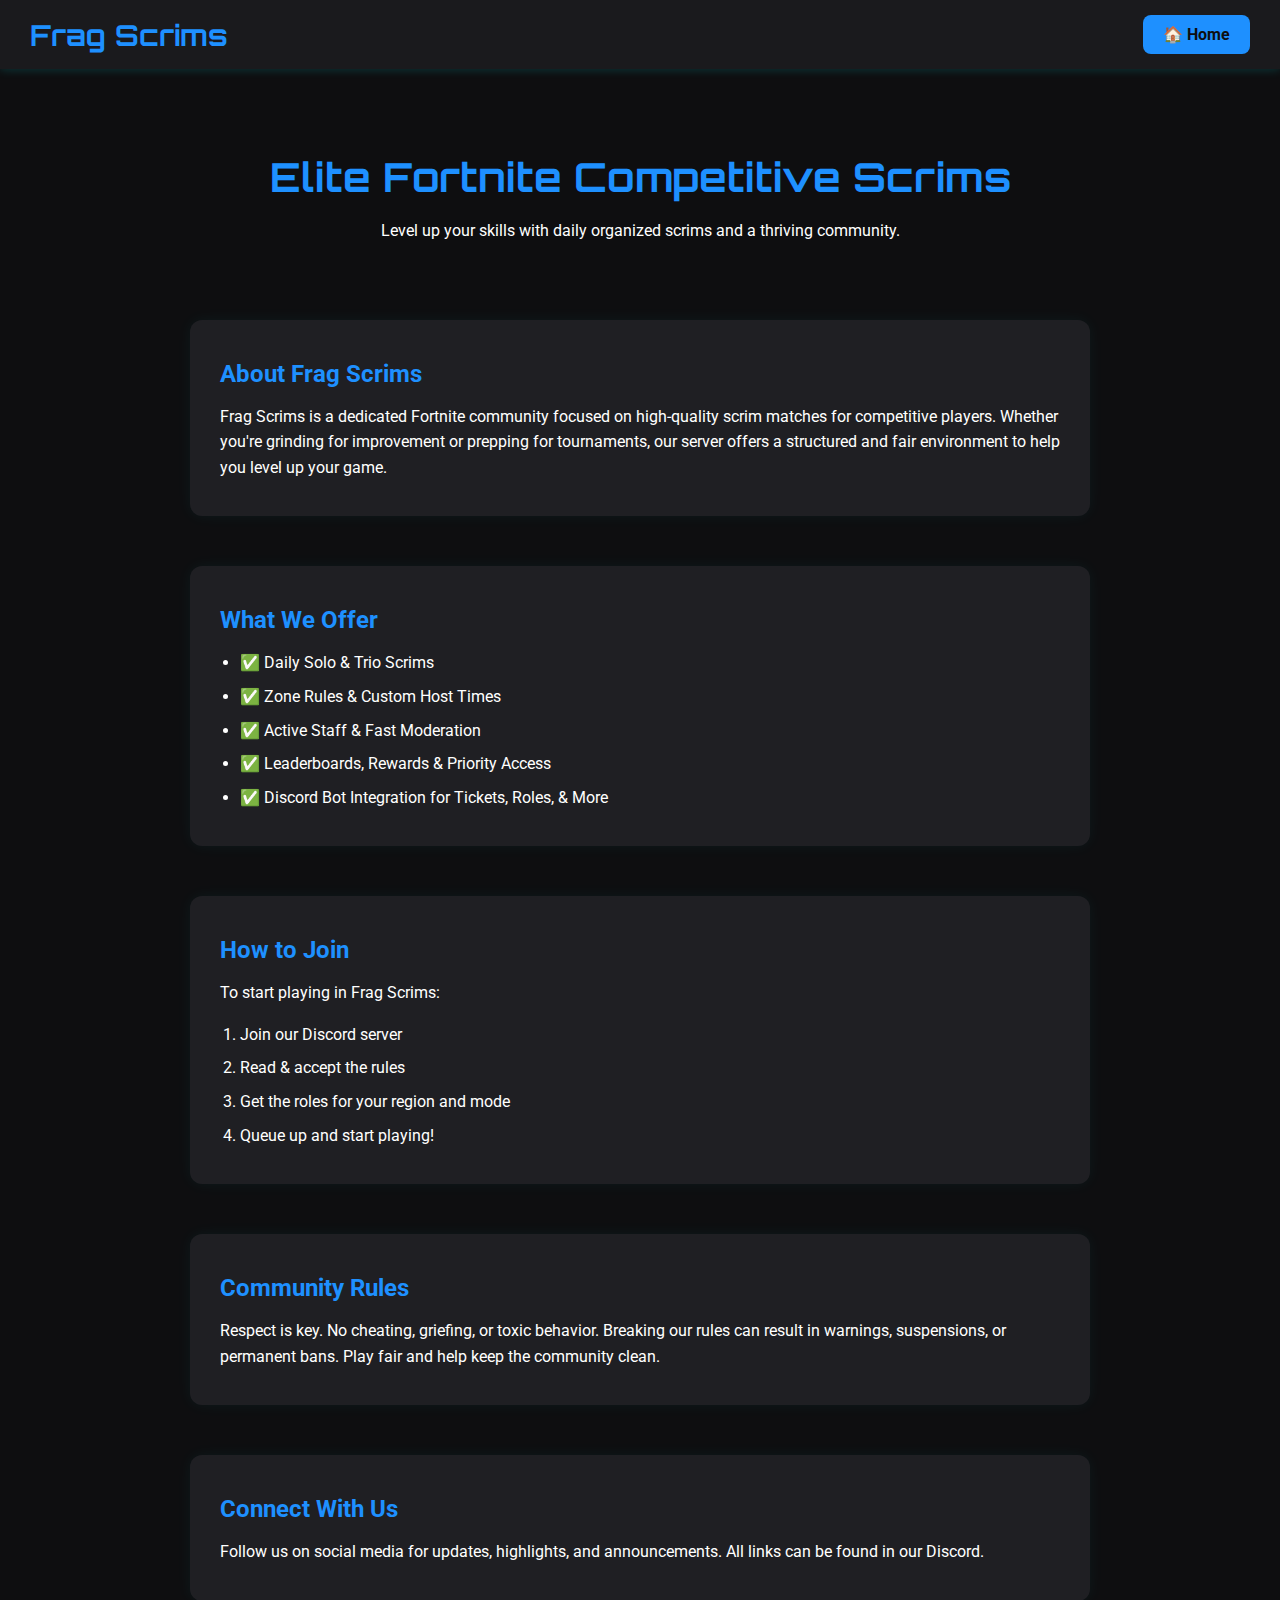
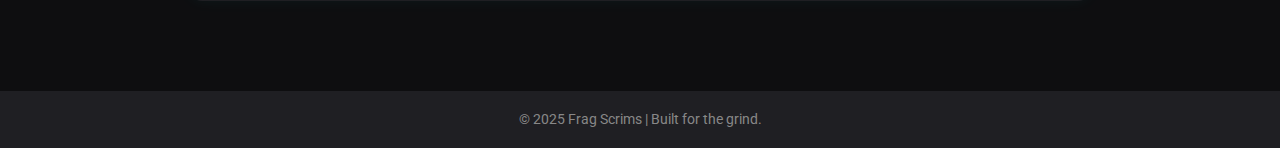
<file: about.html>
<!DOCTYPE html>
<html lang="en">
<head>
  <meta charset="UTF-8" />
  <meta name="viewport" content="width=device-width, initial-scale=1.0"/>
  <title>About | Frag Scrims</title>
  <link href="https://fonts.googleapis.com/css2?family=Orbitron:wght@600&family=Roboto&display=swap" rel="stylesheet">
  <style>
    body {
      margin: 0;
      font-family: 'Roboto', sans-serif;
      background-color: #0e0e10;
      color: #ffffff;
    }

    /* Navbar */
    nav {
      display: flex;
      justify-content: space-between;
      align-items: center;
      background-color: #1a1a1d;
      padding: 15px 30px;
      box-shadow: 0 0 10px rgba(0, 255, 255, 0.2);
    }

    nav h1 {
      font-family: 'Orbitron', sans-serif;
      color: #1E90FF;
      margin: 0;
      font-size: 1.8rem;
    }

    nav a {
      text-decoration: none;
      background-color: #1E90FF;
      color: #0e0e10;
      padding: 10px 20px;
      border-radius: 8px;
      font-weight: bold;
      transition: background-color 0.3s ease;
    }

    nav a:hover {
      background-color: #1E90FF;
    }

    header {
      text-align: center;
      padding: 50px 20px 20px;
    }

    header h2 {
      font-family: 'Orbitron', sans-serif;
      font-size: 2.5rem;
      color: #1E90FF;
      margin-bottom: 10px;
    }

    main {
      padding: 40px 20px;
      max-width: 900px;
      margin: auto;
    }

    section {
      margin-bottom: 50px;
      background-color: #1f1f23;
      padding: 20px 30px;
      border-radius: 12px;
      box-shadow: 0 0 15px rgba(0, 255, 255, 0.05);
    }

    h2 {
      color: #1E90FF;
      margin-bottom: 12px;
      font-size: 1.5rem;
    }

    p, ul, ol {
      line-height: 1.6;
      font-size: 1rem;
    }

    ul, ol {
      padding-left: 20px;
    }

    li {
      margin-bottom: 8px;
    }

    footer {
      text-align: center;
      padding: 20px;
      background-color: #1f1f23;
      color: #888;
      font-size: 0.9rem;
    }

    @media (max-width: 600px) {
      nav {
        flex-direction: column;
        align-items: flex-start;
        gap: 10px;
      }
    }
  </style>
</head>
<body>
  <nav>
    <h1>Frag Scrims</h1>
    <a href="index.html">🏠 Home</a>
  </nav>

  <header>
    <h2>Elite Fortnite Competitive Scrims</h2>
    <p>Level up your skills with daily organized scrims and a thriving community.</p>
  </header>

  <main>
    <section>
      <h2>About Frag Scrims</h2>
      <p>
        Frag Scrims is a dedicated Fortnite community focused on high-quality scrim matches for competitive players.
        Whether you're grinding for improvement or prepping for tournaments, our server offers a structured and fair environment
        to help you level up your game.
      </p>
    </section>

    <section>
      <h2>What We Offer</h2>
      <ul>
        <li>✅ Daily Solo & Trio Scrims</li>
        <li>✅ Zone Rules & Custom Host Times</li>
        <li>✅ Active Staff & Fast Moderation</li>
        <li>✅ Leaderboards, Rewards & Priority Access</li>
        <li>✅ Discord Bot Integration for Tickets, Roles, & More</li>
      </ul>
    </section>

    <section>
      <h2>How to Join</h2>
      <p>To start playing in Frag Scrims:</p>
      <ol>
        <li>Join our Discord server</li>
        <li>Read & accept the rules</li>
        <li>Get the roles for your region and mode</li>
        <li>Queue up and start playing!</li>
      </ol>
    </section>

    <section>
      <h2>Community Rules</h2>
      <p>
        Respect is key. No cheating, griefing, or toxic behavior. Breaking our rules can result in warnings, suspensions,
        or permanent bans. Play fair and help keep the community clean.
      </p>
    </section>

    <section>
      <h2>Connect With Us</h2>
      <p>
        Follow us on social media for updates, highlights, and announcements. All links can be found in our Discord.
      </p>
    </section>
  </main>

  <footer>
    &copy; 2025 Frag Scrims | Built for the grind.
  </footer>
</body>
</html>
</file>
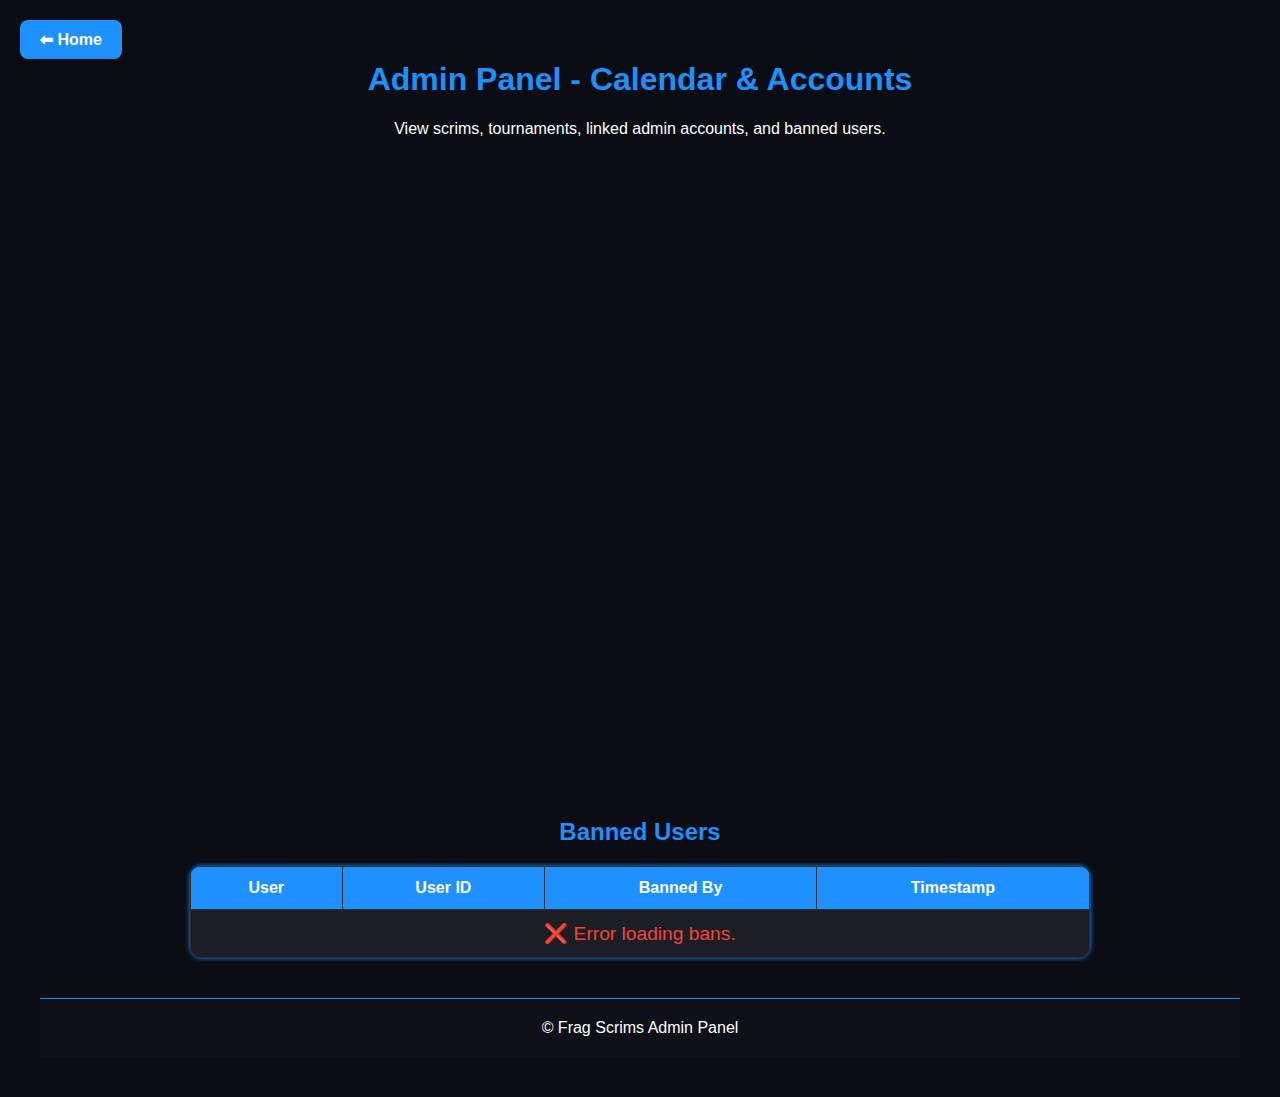
<file: admin.html>
<!DOCTYPE html>
<html lang="en">
<head>
  <meta charset="UTF-8" />
  <meta name="viewport" content="width=device-width, initial-scale=1.0"/>
  <title>Admin Panel - Frag Scrims</title>
  <style>
    body {
      background-color: #0b0d14;
      color: white;
      font-family: 'Segoe UI', sans-serif;
      margin: 0;
      padding: 40px;
      text-align: center;
    }

    h1, h2 {
      color: #1E90FF;
    }

    iframe {
      border: none;
      width: 100%;
      max-width: 900px;
      height: 600px;
      border-radius: 10px;
      margin-top: 20px;
    }

    .home-btn {
      position: absolute;
      top: 20px;
      left: 20px;
      background-color: #1E90FF;
      color: white;
      padding: 10px 20px;
      text-decoration: none;
      font-weight: bold;
      border-radius: 8px;
      transition: background-color 0.3s ease;
    }

    .home-btn:hover {
      background-color: #5865F2;
    }

    .section {
      margin-top: 40px;
      margin-bottom: 40px;
    }

    .account-box {
      background-color: #1c1e26;
      padding: 20px;
      border-radius: 12px;
      margin: 20px auto;
      max-width: 500px;
      box-shadow: 0 0 5px #1E90FF;
      text-align: left;
      transition: transform 0.2s ease-in-out;
    }

    .account-box:hover {
      transform: translateY(-5px);
      box-shadow: 0 0 15px #1E90FF;
    }

    /* Ban table */
    table {
      width: 100%;
      max-width: 900px;
      margin: 0 auto;
      border-collapse: collapse;
      background-color: #1c1e26;
      border-radius: 12px;
      overflow: hidden;
      box-shadow: 0 0 5px #1E90FF;
    }

    th, td {
      padding: 12px;
      border: 1px solid #2c2f36;
      color: #ffffff;
    }

    th {
      background-color: #1E90FF;
    }

    tr:nth-child(even) {
      background-color: #11131a;
    }

    .no-data {
      font-size: 1.2em;
      color: #f44336;
    }

    .footer {
      text-align: center;
      padding: 20px;
      background-color: #0e1117;
      border-top: 1px solid #1E90FF;
      margin-top: 40px;
    }
  </style>
</head>
<body>

  <a href="index.html" class="home-btn">⬅ Home</a>

  <h1>Admin Panel - Calendar & Accounts</h1>
  <p>View scrims, tournaments, linked admin accounts, and banned users.</p>

  <iframe src="https://calendar.google.com/calendar/embed?src=fragnascrims%40gmail.com&ctz=America%2FDenver" frameborder="0" scrolling="no"></iframe>


  <!-- Banned Users Section -->
  <div id="ban-section" class="section">
    <h2>Banned Users</h2>
    <table id="banTable">
      <thead>
        <tr>
          <th>User</th>
          <th>User ID</th>
          <th>Banned By</th>
          <th>Timestamp</th>
        </tr>
      </thead>
      <tbody></tbody>
    </table>
  </div>

  <script>

    // Fetch ban data
    function fetchBanData() {
      fetch('http://localhost:3000/bans')
        .then(res => res.json())
        .then(bans => {
          const tbody = document.querySelector('#banTable tbody');
          tbody.innerHTML = '';
          if (!bans || !Array.isArray(bans)) {
            tbody.innerHTML = "<tr><td colspan='4' class='no-data'>No bans found.</td></tr>";
            return;
          }

          bans.reverse().forEach(ban => {
            const row = document.createElement('tr');
            row.innerHTML = `
              <td>${ban.username}</td>
              <td>${ban.userId}</td>
              <td>${ban.bannedBy}</td>
              <td>${new Date(ban.timestamp).toLocaleString()}</td>
            `;
            tbody.appendChild(row);
          });
        })
        .catch(err => {
          console.error("Failed to load ban info:", err);
          const tbody = document.querySelector('#banTable tbody');
          tbody.innerHTML = "<tr><td colspan='4' class='no-data'>❌ Error loading bans.</td></tr>";
        });
    }

    fetchBanData();
    setInterval(fetchBanData, 30000);
  </script>

  <div class="footer">
    &copy; Frag Scrims Admin Panel
  </div>
</body>
</html>
</file>
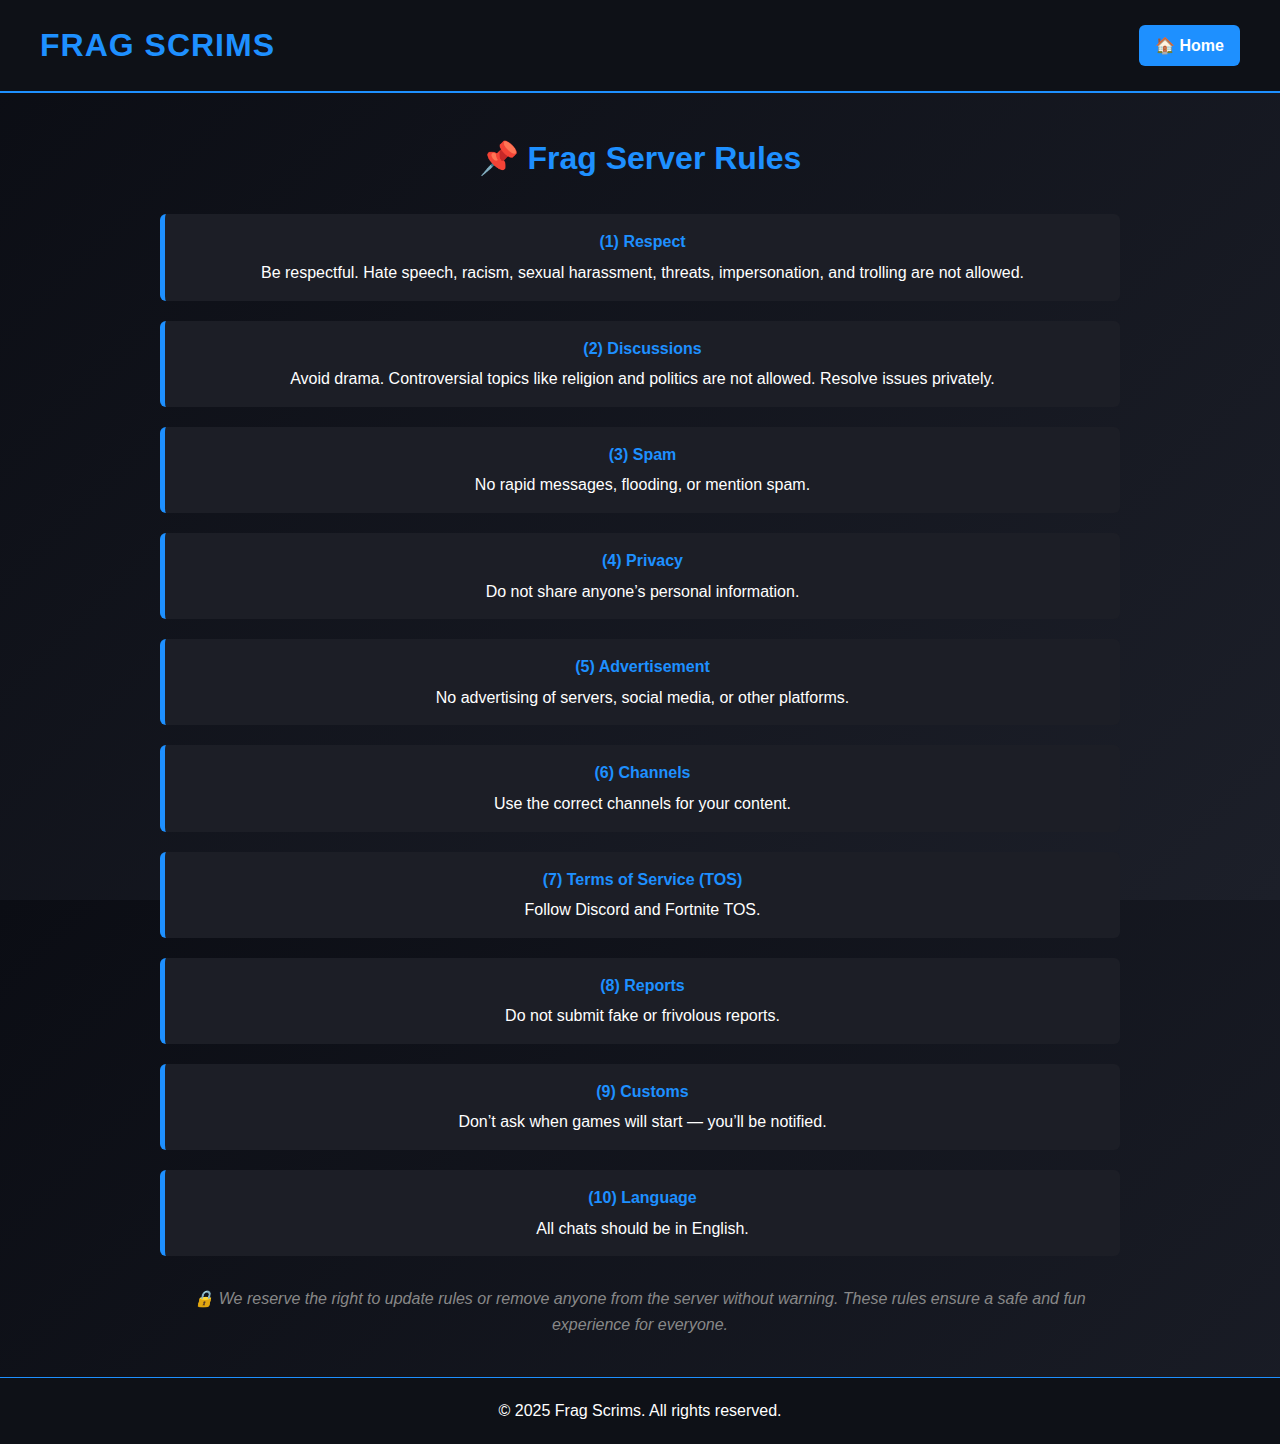
<file: rules.html>
<!DOCTYPE html>
<html lang="en">
<head>
  <meta charset="UTF-8" />
  <meta name="viewport" content="width=device-width, initial-scale=1.0" />
  <title>Frag Scrims | Server Rules</title>
  <link rel="stylesheet" href="style.css" />
  <style>
    body {
      margin: 0;
      font-family: 'Segoe UI', sans-serif;
      background-color: #0b0d14;
      color: white;
    }

    header {
      background-color: #0e1117;
      padding: 20px 40px;
      border-bottom: 2px solid #1E90FF;
      display: flex;
      justify-content: space-between;
      align-items: center;
    }

    .logo-text {
      color: #1E90FF;
      font-size: 2rem;
      font-weight: bold;
    }

    .home-btn {
      background-color: #1E90FF;
      color: white;
      padding: 8px 16px;
      text-decoration: none;
      border-radius: 6px;
      font-weight: bold;
      transition: background-color 0.3s ease;
    }

    .home-btn:hover {
      background-color: #1E90FF;
      color: #0b0d14;
    }

    .container {
      max-width: 1000px;
      margin: 40px auto;
      padding: 0 20px;
    }

    h1 {
      text-align: center;
      color: #1E90FF;
      margin-bottom: 30px;
    }

    .rules-list {
      list-style: none;
      padding: 0;
    }

    .rules-list li {
      margin-bottom: 20px;
      background-color: #1c1e26;
      border-left: 5px solid #1E90FF;
      padding: 15px 20px;
      border-radius: 6px;
    }

    .rules-list li strong {
      color: #1E90FF;
      display: block;
      margin-bottom: 5px;
    }

    .footer {
      text-align: center;
      padding: 20px;
      background-color: #0e1117;
      border-top: 1px solid #1E90FF;
      margin-top: 40px;
    }
  </style>
</head>
<body>
  <header>
    <div class="logo-text">FRAG SCRIMS</div>
    <a href="index.html" class="home-btn">🏠 Home</a>
  </header>

  <div class="container">
    <h1>📌 Frag Server Rules</h1>
    <ul class="rules-list">
      <li><strong>(1) Respect</strong>Be respectful. Hate speech, racism, sexual harassment, threats, impersonation, and trolling are not allowed.</li>
      <li><strong>(2) Discussions</strong>Avoid drama. Controversial topics like religion and politics are not allowed. Resolve issues privately.</li>
      <li><strong>(3) Spam</strong>No rapid messages, flooding, or mention spam.</li>
      <li><strong>(4) Privacy</strong>Do not share anyone’s personal information.</li>
      <li><strong>(5) Advertisement</strong>No advertising of servers, social media, or other platforms.</li>
      <li><strong>(6) Channels</strong>Use the correct channels for your content.</li>
      <li><strong>(7) Terms of Service (TOS)</strong>Follow Discord and Fortnite TOS.</li>
      <li><strong>(8) Reports</strong>Do not submit fake or frivolous reports.</li>
      <li><strong>(9) Customs</strong>Don’t ask when games will start — you’ll be notified.</li>
      <li><strong>(10) Language</strong>All chats should be in English.</li>
    </ul>
    <p style="margin-top: 30px; font-style: italic; color: #888;">🔒 We reserve the right to update rules or remove anyone from the server without warning. These rules ensure a safe and fun experience for everyone.</p>
  </div>

  <div class="footer">
    &copy; 2025 Frag Scrims. All rights reserved.
  </div>
</body>
</html>
</file>
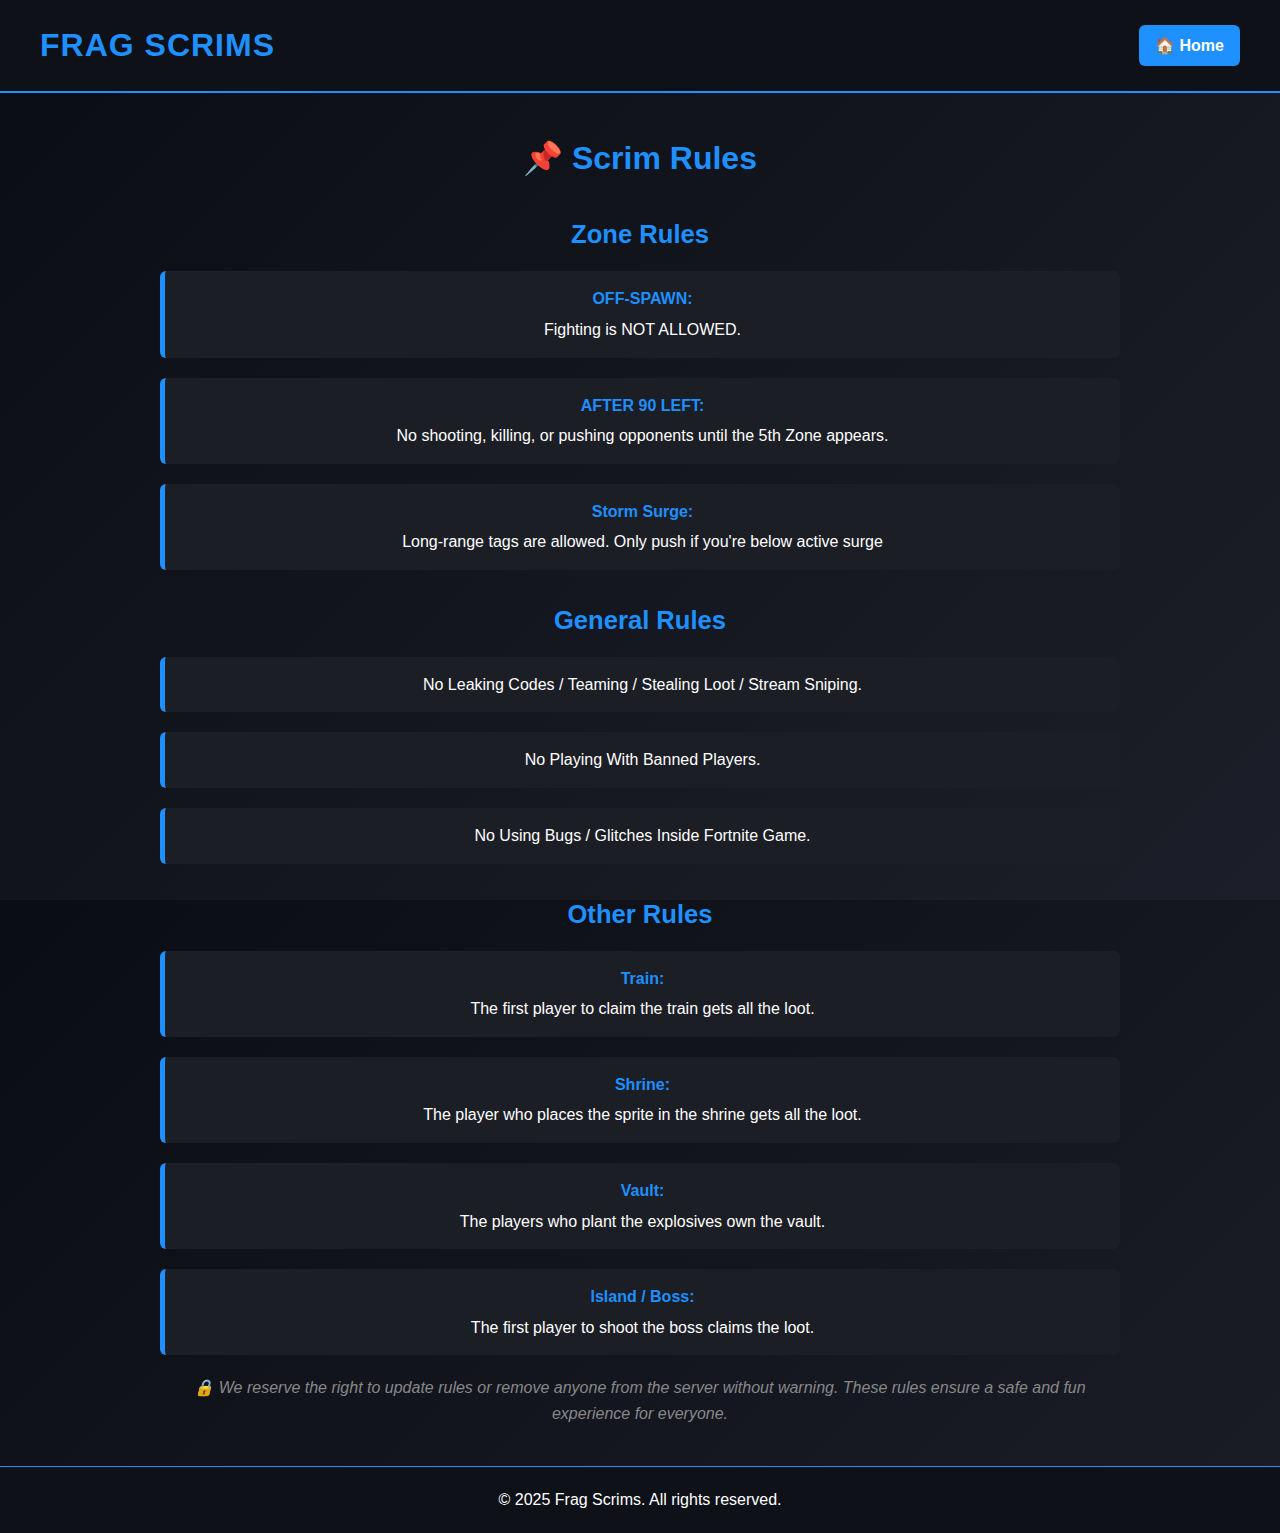
<file: scrimrules.html>
<!DOCTYPE html>
<html lang="en">
<head>
  <meta charset="UTF-8" />
  <meta name="viewport" content="width=device-width, initial-scale=1.0" />
  <title>Frag Scrims | Scrim Rules</title>
  <link rel="stylesheet" href="style.css" />
  <style>
    body {
      margin: 0;
      font-family: 'Segoe UI', sans-serif;
      background-color: #0b0d14;
      color: white;
    }

    header {
      background-color: #0e1117;
      padding: 20px 40px;
      border-bottom: 2px solid #1E90FF;
      display: flex;
      justify-content: space-between;
      align-items: center;
    }

    .logo-text {
      color: #1E90FF;
      font-size: 2rem;
      font-weight: bold;
    }

    .home-btn {
      background-color: #1E90FF;
      color: white;
      padding: 8px 16px;
      text-decoration: none;
      border-radius: 6px;
      font-weight: bold;
      transition: background-color 0.3s ease;
    }

    .home-btn:hover {
      background-color: #0b0d14;
      color: #1E90FF;
    }

    .container {
      max-width: 1000px;
      margin: 40px auto;
      padding: 0 20px;
    }

    h1 {
      text-align: center;
      color: #1E90FF;
      margin-bottom: 30px;
    }

    h2 {
      color: #1E90FF;
      margin-top: 30px;
      font-size: 1.6rem;
    }

    .rules-list {
      list-style: none;
      padding: 0;
    }

    .rules-list li {
      margin-bottom: 20px;
      background-color: #1c1e26;
      border-left: 5px solid #1E90FF;
      padding: 15px 20px;
      border-radius: 6px;
    }

    .rules-list li strong {
      color: #1E90FF;
      display: block;
      margin-bottom: 5px;
    }

    .footer {
      text-align: center;
      padding: 20px;
      background-color: #0e1117;
      border-top: 1px solid #1E90FF;
      margin-top: 40px;
    }

    .italic-text {
      font-style: italic;
      color: #888;
    }
  </style>
</head>
<body>
  <header>
    <div class="logo-text">FRAG SCRIMS</div>
    <a href="index.html" class="home-btn">🏠 Home</a>
  </header>

  <div class="container">
    <h1>📌 Scrim Rules</h1>
    
    <h2>Zone Rules</h2>
    <ul class="rules-list">
      <li><strong>OFF-SPAWN:</strong> Fighting is NOT ALLOWED</strong>.</li>
      <li><strong>AFTER 90 LEFT:</strong> No shooting, killing, or pushing opponents until the 5th Zone appears.</li>
      <li><strong>Storm Surge:</strong> Long-range tags are allowed. Only push if you're below active surge</li>
    </ul>

    <h2>General Rules</h2>
    <ul class="rules-list">
      <li>No Leaking Codes / Teaming / Stealing Loot / Stream Sniping.</li>
      <li>No Playing With Banned Players.</li>
      <li>No Using Bugs / Glitches Inside Fortnite Game.</li>
    </ul>

    <h2>Other Rules</h2>
    <ul class="rules-list">
      <li><strong>Train:</strong> The first player to claim the train gets all the loot.</li>
      <li><strong>Shrine:</strong> The player who places the sprite in the shrine gets all the loot.</li>
      <li><strong>Vault:</strong> The players who plant the explosives own the vault.</li>
      <li><strong>Island / Boss:</strong> The first player to shoot the boss claims the loot.</li>
    </ul>

    <p class="italic-text">🔒 We reserve the right to update rules or remove anyone from the server without warning. These rules ensure a safe and fun experience for everyone.</p>
  </div>

  <div class="footer">
    &copy; 2025 Frag Scrims. All rights reserved.
  </div>
</body>
</html>
</file>
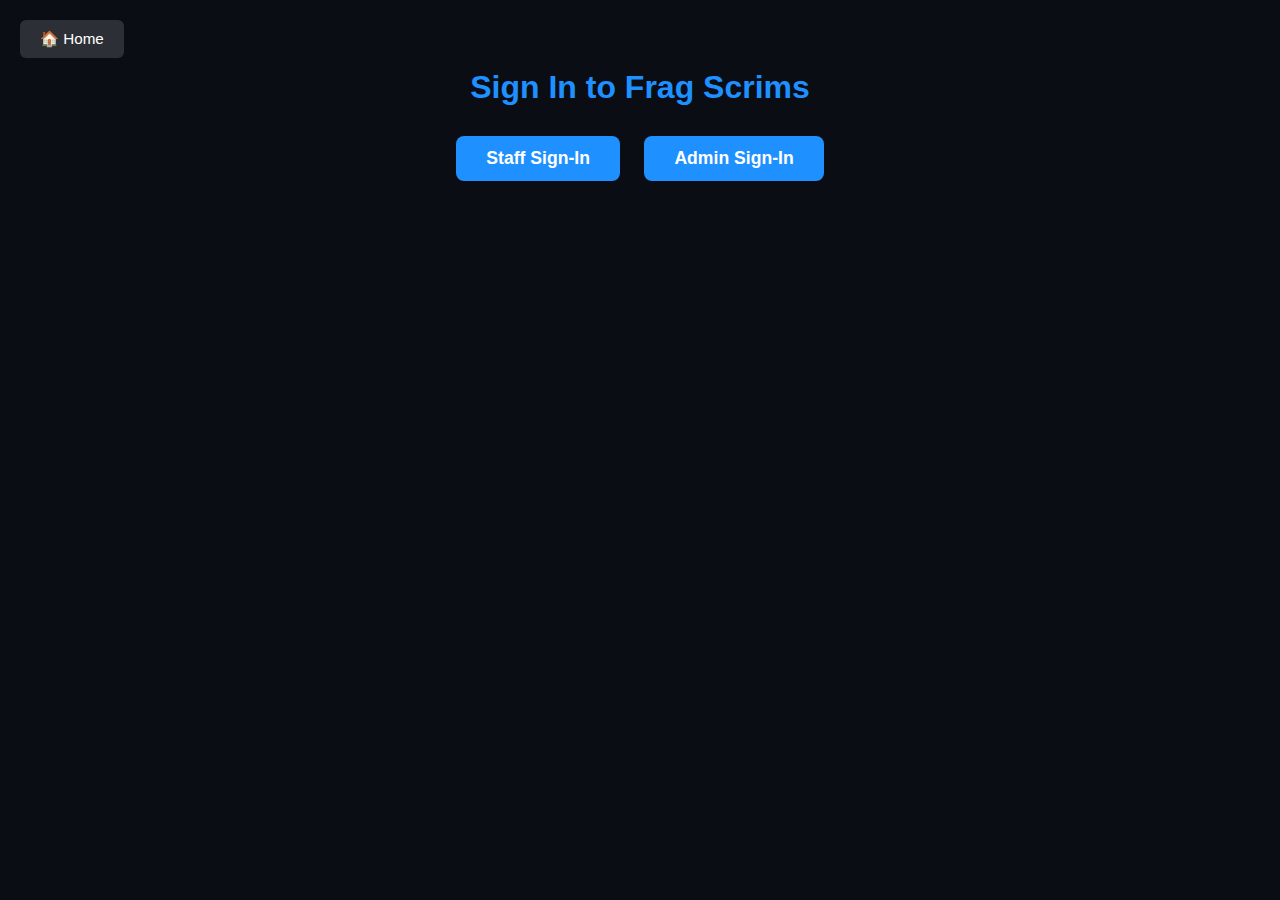
<file: signin.html>
<!DOCTYPE html>
<html lang="en">
<head>
  <meta charset="UTF-8" />
  <meta name="viewport" content="width=device-width, initial-scale=1.0"/>
  <title>Sign In - Frag Scrims</title>
  <style>
    body {
      background-color: #0b0d14;
      color: white;
      font-family: 'Segoe UI', sans-serif;
      text-align: center;
      padding: 40px;
    }

    h1 {
      color: #1E90FF;
      margin-bottom: 20px;
    }

    .signin-btn {
      padding: 12px 30px;
      font-size: 1.1rem;
      background-color: #1E90FF;
      border: none;
      border-radius: 8px;
      color: white;
      font-weight: bold;
      cursor: pointer;
      margin: 10px;
      transition: background-color 0.3s ease;
    }

    .signin-btn:hover {
      background-color: #5865F2;
    }

    .home-btn {
      position: absolute;
      top: 20px;
      left: 20px;
      padding: 10px 20px;
      font-size: 0.95rem;
      background-color: #2d2f36;
      border: none;
      border-radius: 6px;
      color: white;
      cursor: pointer;
      transition: background-color 0.3s ease;
    }

    .home-btn:hover {
      background-color: #3f4149;
    }
  </style>
</head>
<body>

  <!-- Home Button -->
  <button class="home-btn" onclick="goHome()">🏠 Home</button>

  <h1>Sign In to Frag Scrims</h1>

  <!-- Sign-In Buttons for Staff and Admin -->
  <div>
    <button class="signin-btn" onclick="signIn('staff')">Staff Sign-In</button>
    <button class="signin-btn" onclick="signIn('admin')">Admin Sign-In</button>
  </div>

  <script>
    let staffPassword = null;
    let adminPassword = null;

    function loadPasswords() {
      fetch('staff.json')
        .then(response => response.json())
        .then(data => {
          staffPassword = data.password;
        })
        .catch(error => {
          console.error('Error loading staff password:', error);
        });

      fetch('admin.json')
        .then(response => response.json())
        .then(data => {
          adminPassword = data.password;
        })
        .catch(error => {
          console.error('Error loading admin password:', error);
        });
    }

    window.onload = loadPasswords;

    function signIn(role) {
      let password = "";

      if (role === 'staff') {
        password = prompt("Enter the staff password:");
      } else if (role === 'admin') {
        password = prompt("Enter the admin password:");
      }

      if (staffPassword === null || adminPassword === null) {
        alert("Passwords are still loading, please try again.");
        return;
      }

      if (role === 'staff' && password === staffPassword) {
        alert("✅ Staff access granted!");
        window.location.href = "staff.html"; // redirect to staff page
      } else if (role === 'admin' && password === adminPassword) {
        alert("✅ Admin access granted!");
        window.location.href = "admin.html"; // redirect to admin page
      } else {
        alert("❌ Incorrect password.");
      }
    }

    function goHome() {
      window.location.href = "index.html"; // adjust this if your home page has a different file name
    }
  </script>

</body>
</html>
</file>
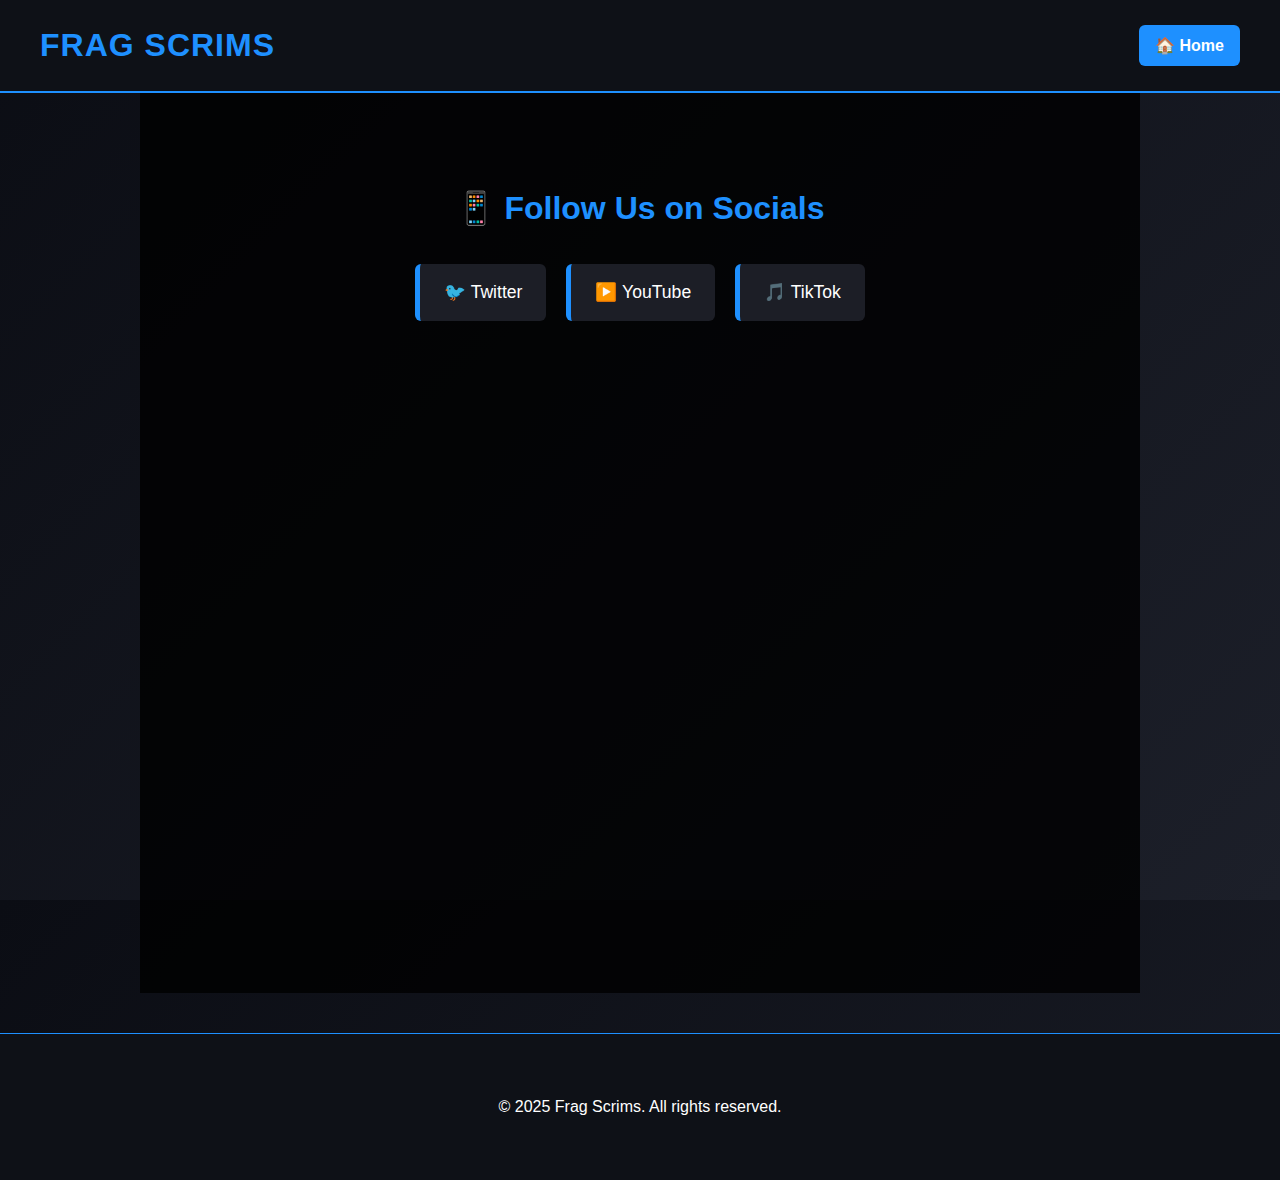
<file: socials.html>
<!DOCTYPE html>
<html lang="en">
<head>
  <meta charset="UTF-8" />
  <meta name="viewport" content="width=device-width, initial-scale=1.0"/>
  <title>Frag Scrims - Socials</title>
  <link rel="stylesheet" href="style.css" />
  <style>
    body {
      margin: 0;
      font-family: 'Segoe UI', sans-serif;
      background-color: #0b0d14;
      color: white;
    }

    header {
      background-color: #0e1117;
      padding: 20px 40px;
      border-bottom: 2px solid #1E90FF;
      display: flex;
      justify-content: space-between;
      align-items: center;
    }

    .logo-text {
      color: #1E90FF;
      font-size: 2rem;
      font-weight: bold;
    }

    .home-btn {
      background-color: #1E90FF;
      color: white;
      padding: 8px 16px;
      text-decoration: none;
      border-radius: 6px;
      font-weight: bold;
      transition: background-color 0.3s ease;
    }

    .home-btn:hover {
      background-color: #1E90FF;
      color: #0b0d14;
    }

    .overlay {
      max-width: 1000px;
      margin: auto;
      padding: 30px 20px;
    }

    main {
      margin-top: 60px;
      text-align: center;
    }

    main h2 {
      font-size: 2rem;
      margin-bottom: 30px;
      color: #1E90FF;
    }

    .social-links {
      display: flex;
      justify-content: center;
      flex-wrap: wrap;
      gap: 20px;
    }

    .social-links a {
      display: inline-block;
      padding: 14px 24px;
      background-color: #1c1e26;
      border-left: 5px solid #1E90FF;
      color: white;
      text-decoration: none;
      border-radius: 6px;
      font-size: 1.1rem;
      transition: 0.3s ease;
    }

    .social-links a:hover {
      background-color: #1E90FF;
      color: #0b0d14;
    }

    .footer {
      text-align: center;
      padding: 20px;
      background-color: #0e1117;
      border-top: 1px solid #1E90FF;
      margin-top: 40px;
    }

    .italic-text {
      font-style: italic;
      color: #888;
    }

    @media (max-width: 600px) {
      .social-links {
        flex-direction: column;
        align-items: center;
      }
    }
  </style>
</head>
<body>
  <header>
    <div class="logo-text">FRAG SCRIMS</div>
    <a href="index.html" class="home-btn">🏠 Home</a>
  </header>

  <div class="overlay">
    <main>
      <h2>📱 Follow Us on Socials</h2>
      <div class="social-links">
        <a href="https://X.com/sleepy_zekis" target="_blank">🐦 Twitter</a>
        <a href="https://youtube.com/@FragNAScrims" target="_blank">▶️ YouTube</a>
        <a href="https://tiktok.com/@frag.na.scrims" target="_blank">🎵 TikTok</a>
      </div>
    </main>
  </div>

  <footer class="footer">
    <div class="container">
      <p>&copy; 2025 Frag Scrims. All rights reserved.</p>
    </div>
  </footer>
</body>
</html>
</file>
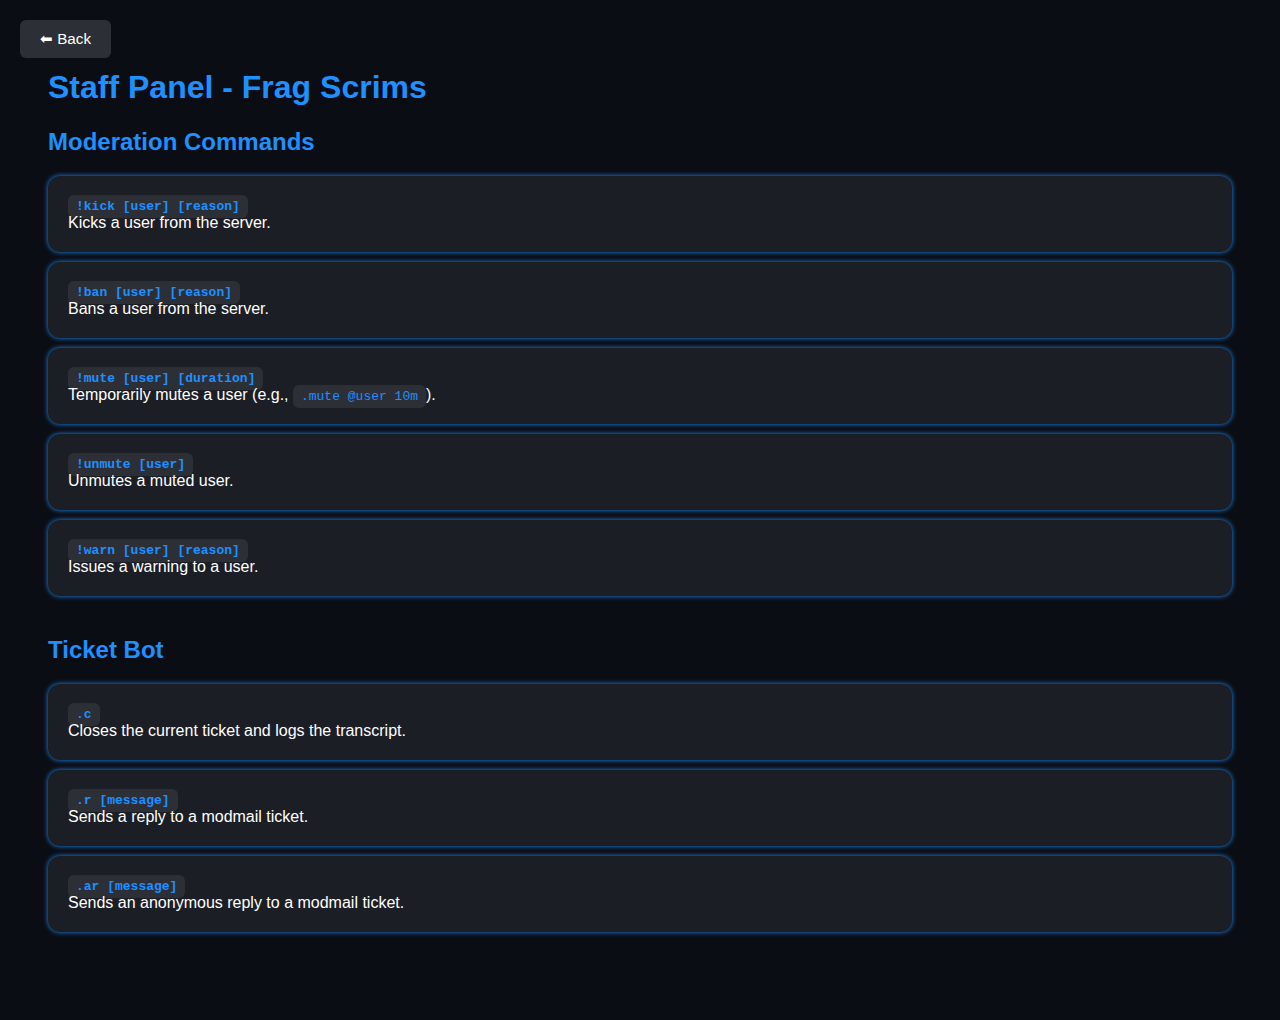
<file: staff.html>
<!DOCTYPE html>
<html lang="en">
<head>
  <meta charset="UTF-8" />
  <meta name="viewport" content="width=device-width, initial-scale=1.0"/>
  <title>Staff Panel - Frag Scrims</title>
  <style>
    body {
      background-color: #0b0d14;
      color: white;
      font-family: 'Segoe UI', sans-serif;
      padding: 40px;
    }

    h1, h2 {
      color: #1E90FF;
    }

    .section {
      margin-bottom: 40px;
    }

    .command-box {
      background-color: #1c1e26;
      padding: 20px;
      border-radius: 12px;
      margin-bottom: 10px;
      box-shadow: 0 0 5px #1E90FF;
    }

    .command-box code {
      background-color: #2d2f36;
      padding: 4px 8px;
      border-radius: 6px;
      font-family: monospace;
      color: #1E90FF;
    }

    .back-btn {
      position: absolute;
      top: 20px;
      left: 20px;
      padding: 10px 20px;
      font-size: 0.95rem;
      background-color: #2d2f36;
      border: none;
      border-radius: 6px;
      color: white;
      cursor: pointer;
      transition: background-color 0.3s ease;
    }

    .back-btn:hover {
      background-color: #3f4149;
    }
  </style>
</head>
<body>

  <button class="back-btn" onclick="goBack()">⬅ Back</button>

  <h1>Staff Panel - Frag Scrims</h1>

  <div class="section">
    <h2>Moderation Commands</h2>

    <div class="command-box">
      <strong><code>!kick [user] [reason]</code></strong><br>
      Kicks a user from the server.
    </div>

    <div class="command-box">
      <strong><code>!ban [user] [reason]</code></strong><br>
      Bans a user from the server.
    </div>

    <div class="command-box">
      <strong><code>!mute [user] [duration]</code></strong><br>
      Temporarily mutes a user (e.g., <code>.mute @user 10m</code>).
    </div>

    <div class="command-box">
      <strong><code>!unmute [user]</code></strong><br>
      Unmutes a muted user.
    </div>

    <div class="command-box">
      <strong><code>!warn [user] [reason]</code></strong><br>
      Issues a warning to a user.
    </div>
  </div>

  <div class="section">
    <h2>Ticket Bot</h2>

    <div class="command-box">
      <strong><code>.c</code></strong><br>
      Closes the current ticket and logs the transcript.
    </div>

    <div class="command-box">
      <strong><code>.r [message]</code></strong><br>
      Sends a reply to a modmail ticket.
    </div>

    <div class="command-box">
      <strong><code>.ar [message]</code></strong><br>
      Sends an anonymous reply to a modmail ticket.
    </div>
  </div>

  <script>
    function goBack() {
      window.location.href = "index.html"; // change to your actual home or login page
    }
  </script>

</body>
</html>
</file>
<file: style.css>
/* Reset & base styles */
* {
  margin: 0;
  padding: 0;
  box-sizing: border-box;
}
body {
  font-family: 'Segoe UI', sans-serif;
  color: #fff;
  text-align: center;
  background-color: #1c1f29; /* Dark blue background */
  background-image: linear-gradient(135deg, #0b0d14, #1c1f29); /* Smooth gradient background */
  height: 100vh;
}

/* Links */
a {
  color: white;
  text-decoration: none;
}
a:hover {
  text-decoration: underline;
}

/* Overlay */
.overlay {
  background-color: rgba(0, 0, 0, 0.8); /* Dark overlay */
  min-height: 100vh;
  padding: 40px;
}

/* Header */
header {
  display: flex;
  justify-content: space-between;
  align-items: center;
  padding: 20px 50px;
  background-color: rgba(0, 0, 0, 0.5); /* Header background */
  border-bottom: 2px solid #5865F2; /* Blue bottom border */
}

header h1 {
  font-size: 3rem;
  color: #fff;
  text-shadow: 2px 2px 5px rgba(0, 0, 0, 0.8); /* Shadow for header */
  margin: 0; /* Remove any default margins */
}

header .header-left {
  display: flex;
  align-items: center;
  gap: 10px;
}

header .header-right {
  display: flex;
  align-items: center;
  gap: 30px;
}

nav {
  display: flex;
  gap: 30px;
  margin-top: 10px;
}

nav a {
  color: #fff;
  font-size: 1.2rem;
  font-weight: 600;
  transition: color 0.3s ease;
}

nav a:hover {
  color: #1E90FF; /* Button color on hover */
}

.logo {
  width: 100px; /* Set logo width (you can adjust this) */
  height: auto; /* Maintain aspect ratio */
  margin-right: 20px; /* Space between logo and text */
  display: inline-block; /* Align the logo next to the header text */
}

.signin-btn {
  padding: 8px 16px;
  background-color: #1E90FF;
  border-radius: 6px;
  color: white;
  font-weight: bold;
  border: none;
  cursor: pointer;
  transition: background-color 0.3s ease;
}

.signin-btn:hover {
  background-color: #5865F2;
}

/* Main Content */
main {
  margin-top: 100px;
}

main h2 {
  font-size: 2.5rem;
  margin-bottom: 20px;
  color: #00ffcc; /* Bright green for section headings */
}

main p {
  font-size: 1.3rem;
  margin-bottom: 30px;
  line-height: 1.6;
}

/* Hero Section */
#hero {
  background-image: url('images/fortnite-bg.jpg');
  background-size: cover;
  background-position: center;
  padding: 80px 20px;
  border-radius: 8px;
  box-shadow: 0 5px 15px rgba(0, 0, 0, 0.7);
}

#hero h2 {
  font-size: 3rem;
  color: #fff;
}

#hero p {
  font-size: 1.2rem;
  color: #ccc;
  margin-bottom: 20px;
}

#hero .join-button {
  padding: 15px 35px;
  background-color: #1E90FF;
  border-radius: 8px;
  font-size: 1.2rem;
  font-weight: bold;
  color: white;
  transition: background-color 0.3s ease;
}

#hero .join-button:hover {
  background-color: #5865F2; /* Lighter blue */
}

/* Sections */
.section {
  padding: 50px 20px;
}

#about, #schedule {
  background-color: rgba(0, 0, 0, 0.6);
  border-radius: 8px;
  margin-bottom: 30px;
}

#rules h3 {
  margin-top: 20px;
  color: #00ffcc; /* Green rule headings */
  font-size: 1.8rem;
  text-transform: uppercase;
  letter-spacing: 2px;
}

#rules ul {
  margin-left: 20px;
  list-style-type: disc;
}

#rules li {
  margin-bottom: 10px;
  font-size: 1.1rem;
  line-height: 1.6;
  color: #ccc;
}

#schedule p {
  font-size: 1.2rem;
  margin-bottom: 15px;
}

/* Footer */
.main-footer {
  padding: 20px;
  background-color: rgba(0, 0, 0, 0.6);
  color: #fff;
  text-align: center;
  font-size: 1rem;
}

.main-footer p {
  font-size: 1.1rem;
  color: #ccc;
}

/* Buttons */
.btn {
  padding: 12px 30px;
  border-radius: 8px;
  font-size: 1.1rem;
  font-weight: bold;
  cursor: pointer;
  border: none;
  transition: background-color 0.3s ease;
}

.primary-btn {
  background-color: #1E90FF;
  color: #fff;
}

.primary-btn:hover {
  background-color: #5865F2; /* Lighter blue */
}

.secondary-btn {
  background-color: #00ffcc;
  color: #fff;
}

.secondary-btn:hover {
  background-color: #00e6b8; /* Lighter green */
}

/* Responsive Styles */
@media (max-width: 768px) {
  header h1 {
    font-size: 2rem;
  }

  nav {
    flex-direction: column;
    align-items: center;
  }

  .discord-btn {
    padding: 10px 20px;
  }

  .join-button {
    padding: 10px 25px;
  }

  main h2 {
    font-size: 2rem;
  }

  .section {
    padding: 30px 20px;
  }

  #hero h2 {
    font-size: 2.5rem;
  }

  #hero p {
    font-size: 1.1rem;
  }
}

.logo-container {
  display: flex;
  align-items: center;
  gap: 10px;
}

.logo-img {
  width: 40px;
  height: 40px;
  object-fit: contain;
}

.logo-text {
  font-size: 2rem;
  color: #1E90FF;
  font-weight: 900;
  margin: 0;
  letter-spacing: 1px;
}





.extended-footer {
  background-color: #0e1117;
  padding: 40px 20px;
  border-top: 2px solid #1E90FF;
  color: white;
  font-size: 0.95rem;
}

.footer-grid {
  display: flex;
  flex-wrap: wrap;
  justify-content: space-between;
  gap: 40px;
}

.footer-col {
  flex: 1 1 200px;
  min-width: 200px;
}

.footer-col h3,
.footer-col h4 {
  margin-bottom: 12px;
  color: white;
}

.footer-col ul {
  list-style: none;
  padding: 0;
}

.footer-col ul li {
  margin-bottom: 8px;
}

.footer-col ul li a {
  color: #aaa;
  text-decoration: none;
  transition: color 0.3s ease;
}

.footer-col ul li a:hover {
  color: #1E90FF;
}

.coming-soon {
  color: red;
  font-size: 0.85em;
}



/* Reset & Base Styles */
* {
  box-sizing: border-box;
  margin: 0;
  padding: 0;
}

body {
  background-color: #0b0d14;
  color: white;
  font-family: 'Segoe UI', sans-serif;
  line-height: 1.6;
}

h1, h2, h3 {
  margin-bottom: 16px;
  color: #1E90FF;
}

a {
  text-decoration: none;
  color: inherit;
}

/* Container */
.container {
  max-width: 1100px;
  margin: 0 auto;
  padding: 40px 20px;
}

/* Team Section */
.team-section {
  text-align: center;
  padding: 60px 20px;
}

.team-grid {
  display: grid;
  grid-template-columns: repeat(auto-fit, minmax(240px, 1fr));
  gap: 30px;
  margin-top: 40px;
}

.team-member {
  background-color: #12151e;
  border: 2px solid #1E90FF;
  border-radius: 12px;
  padding: 20px;
  transition: transform 0.3s ease, box-shadow 0.3s ease;
}

.team-member:hover {
  transform: translateY(-8px);
  box-shadow: 0 0 15px #1E90FF55;
}

.team-member img {
  width: 100%;
  height: auto;
  max-height: 260px;
  border-radius: 12px;
  object-fit: cover;
  margin-bottom: 16px;
  border: 2px solid #1E90FF66;
}

.member-name {
  font-size: 1.3rem;
  font-weight: bold;
  margin-bottom: 6px;
  color: #ffffff;
}

.member-role {
  color: #bbb;
  font-size: 0.95rem;
}


/* Navigation */
.navbar {
  background-color: #0e111a;
  padding: 20px 0;
  border-bottom: 1px solid #1E90FF33;
}

.home-button {
  color: #1E90FF;
  font-weight: bold;
  font-size: 1.1rem;
  transition: color 0.3s ease;
}

.home-button:hover {
  color: #63b3ed;
}
</file>
